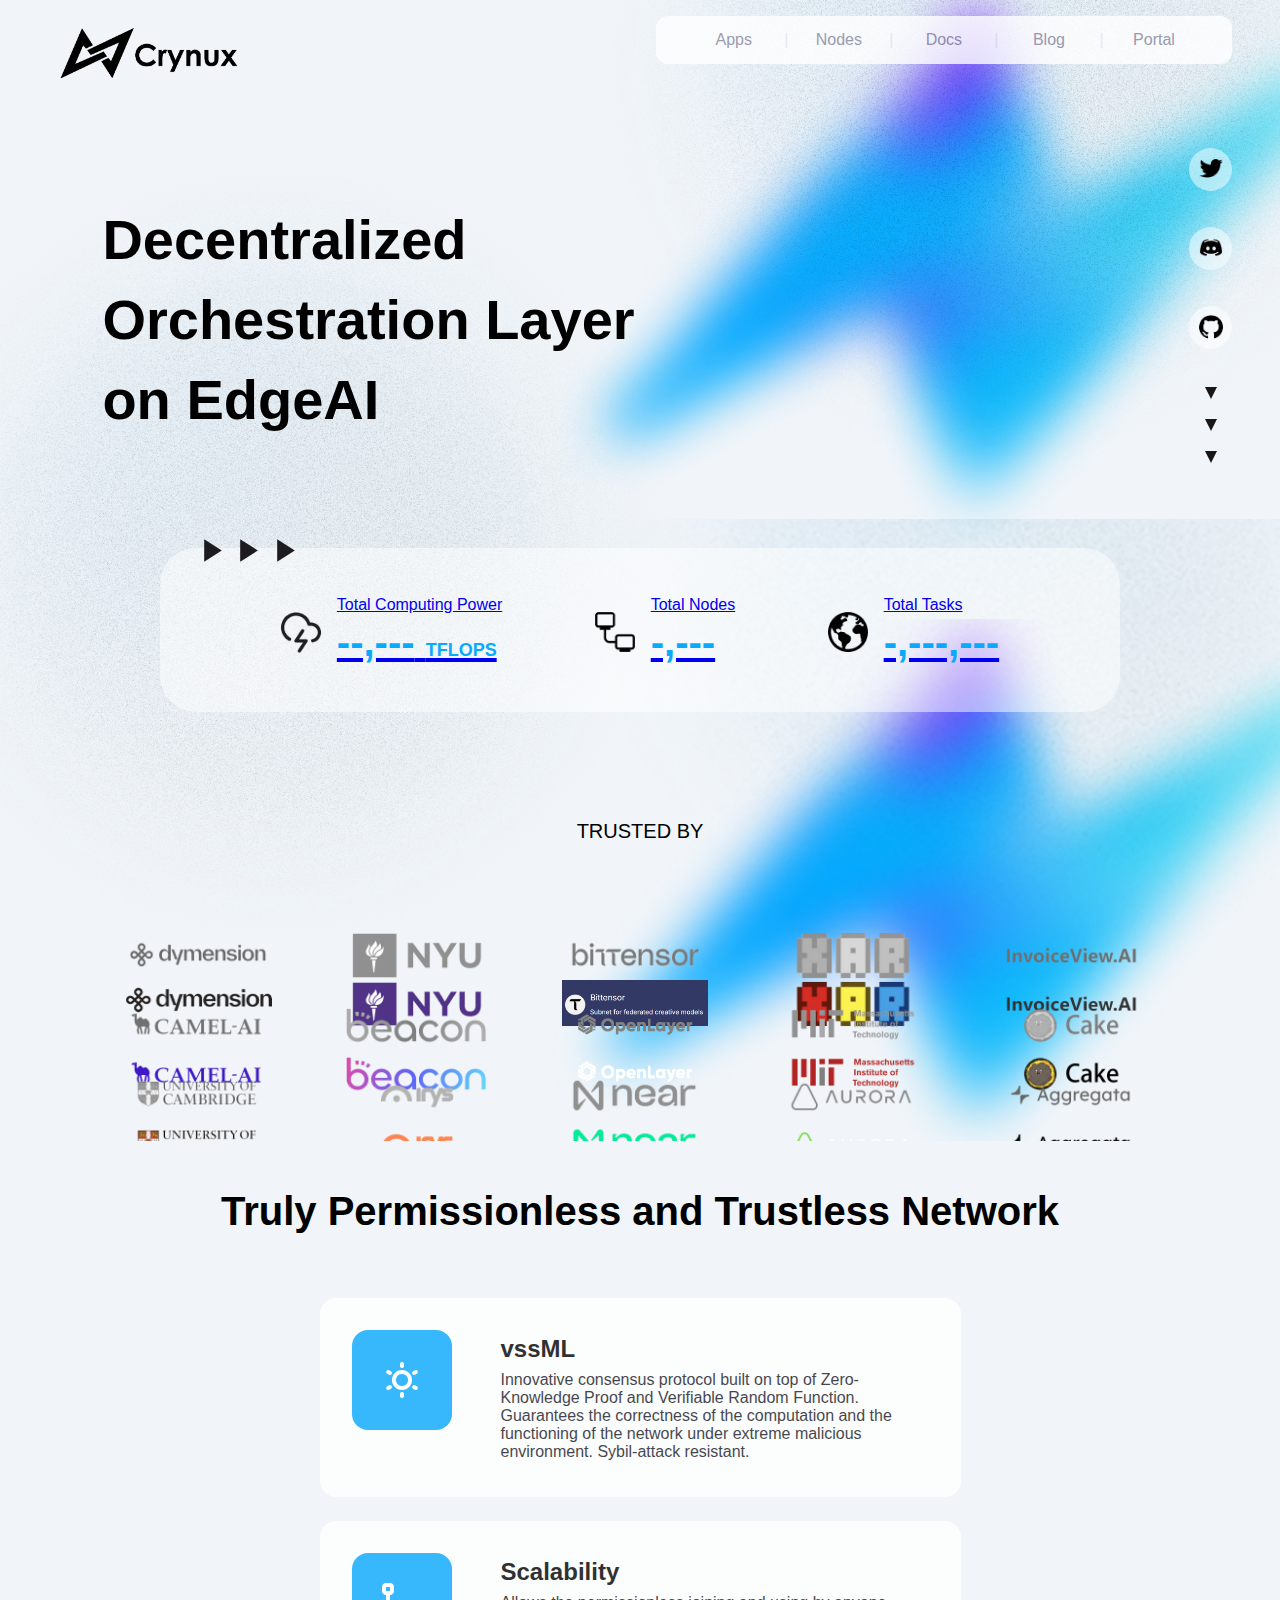
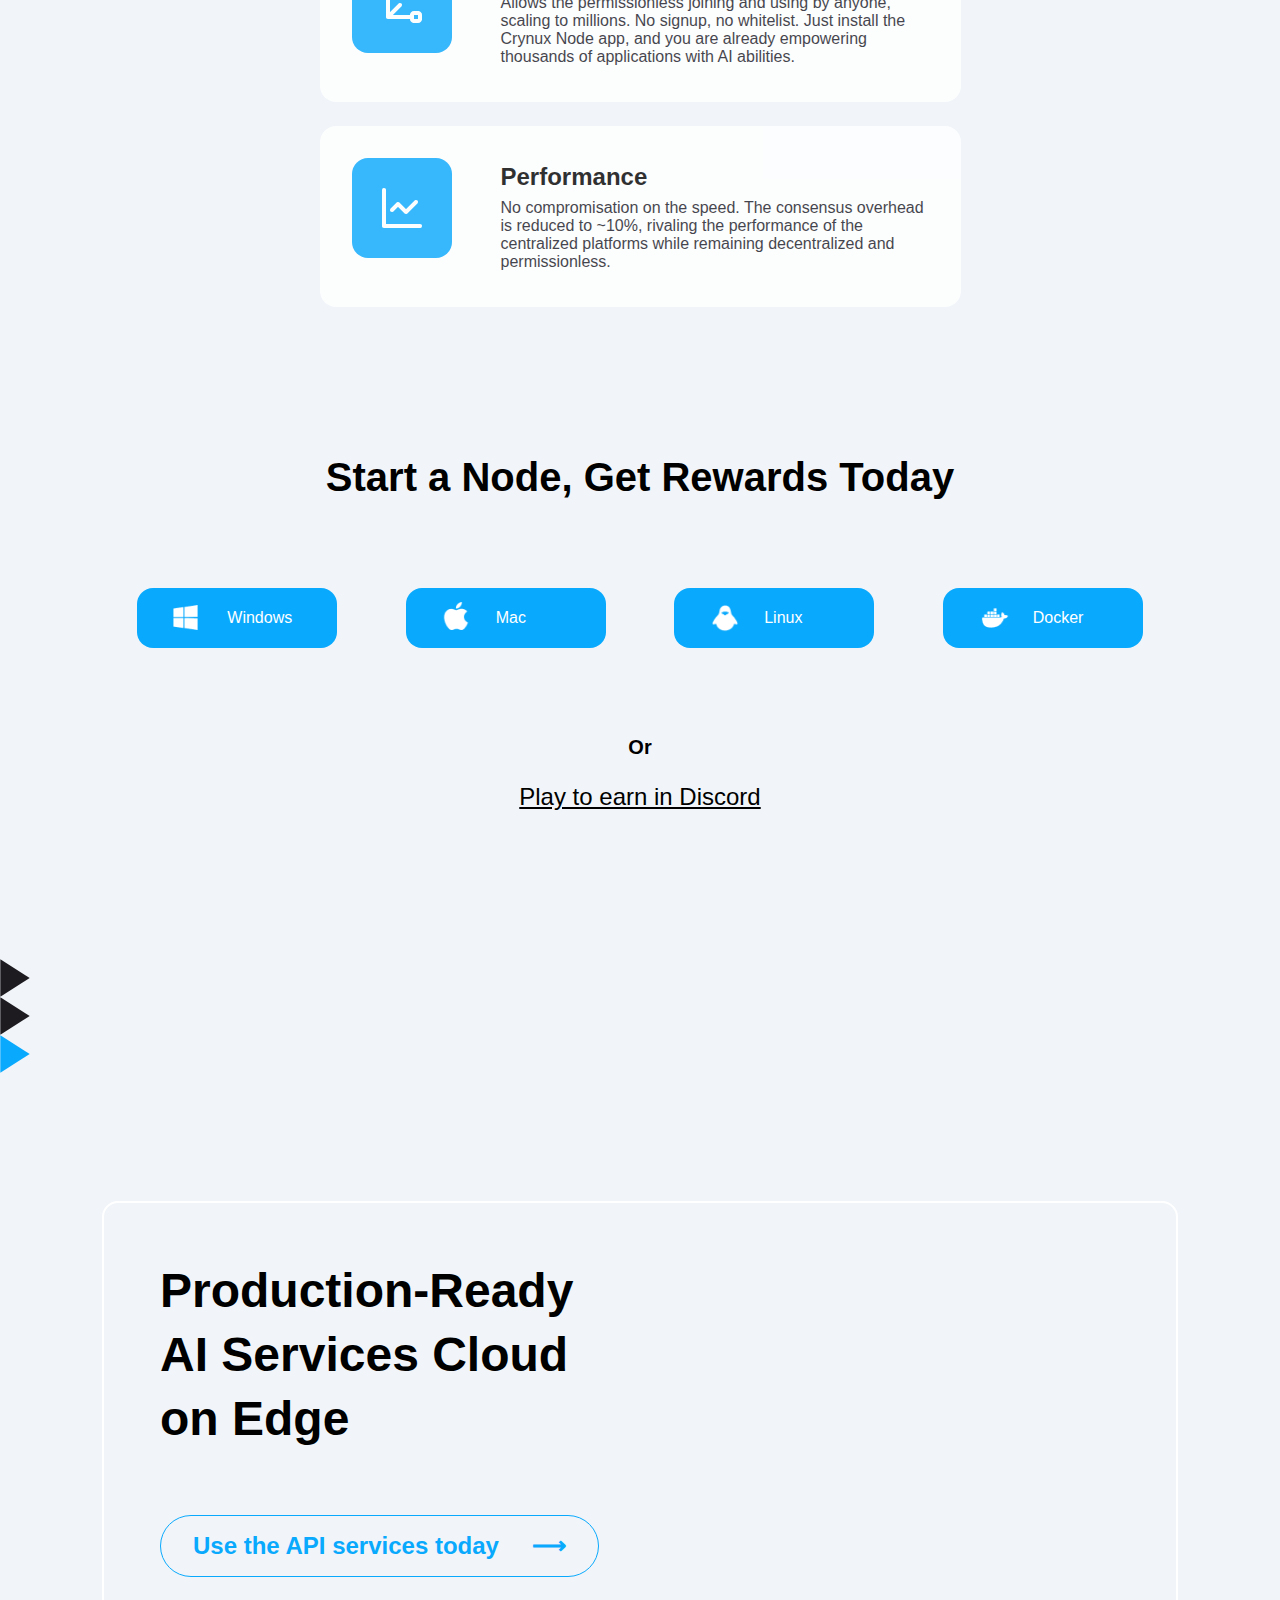
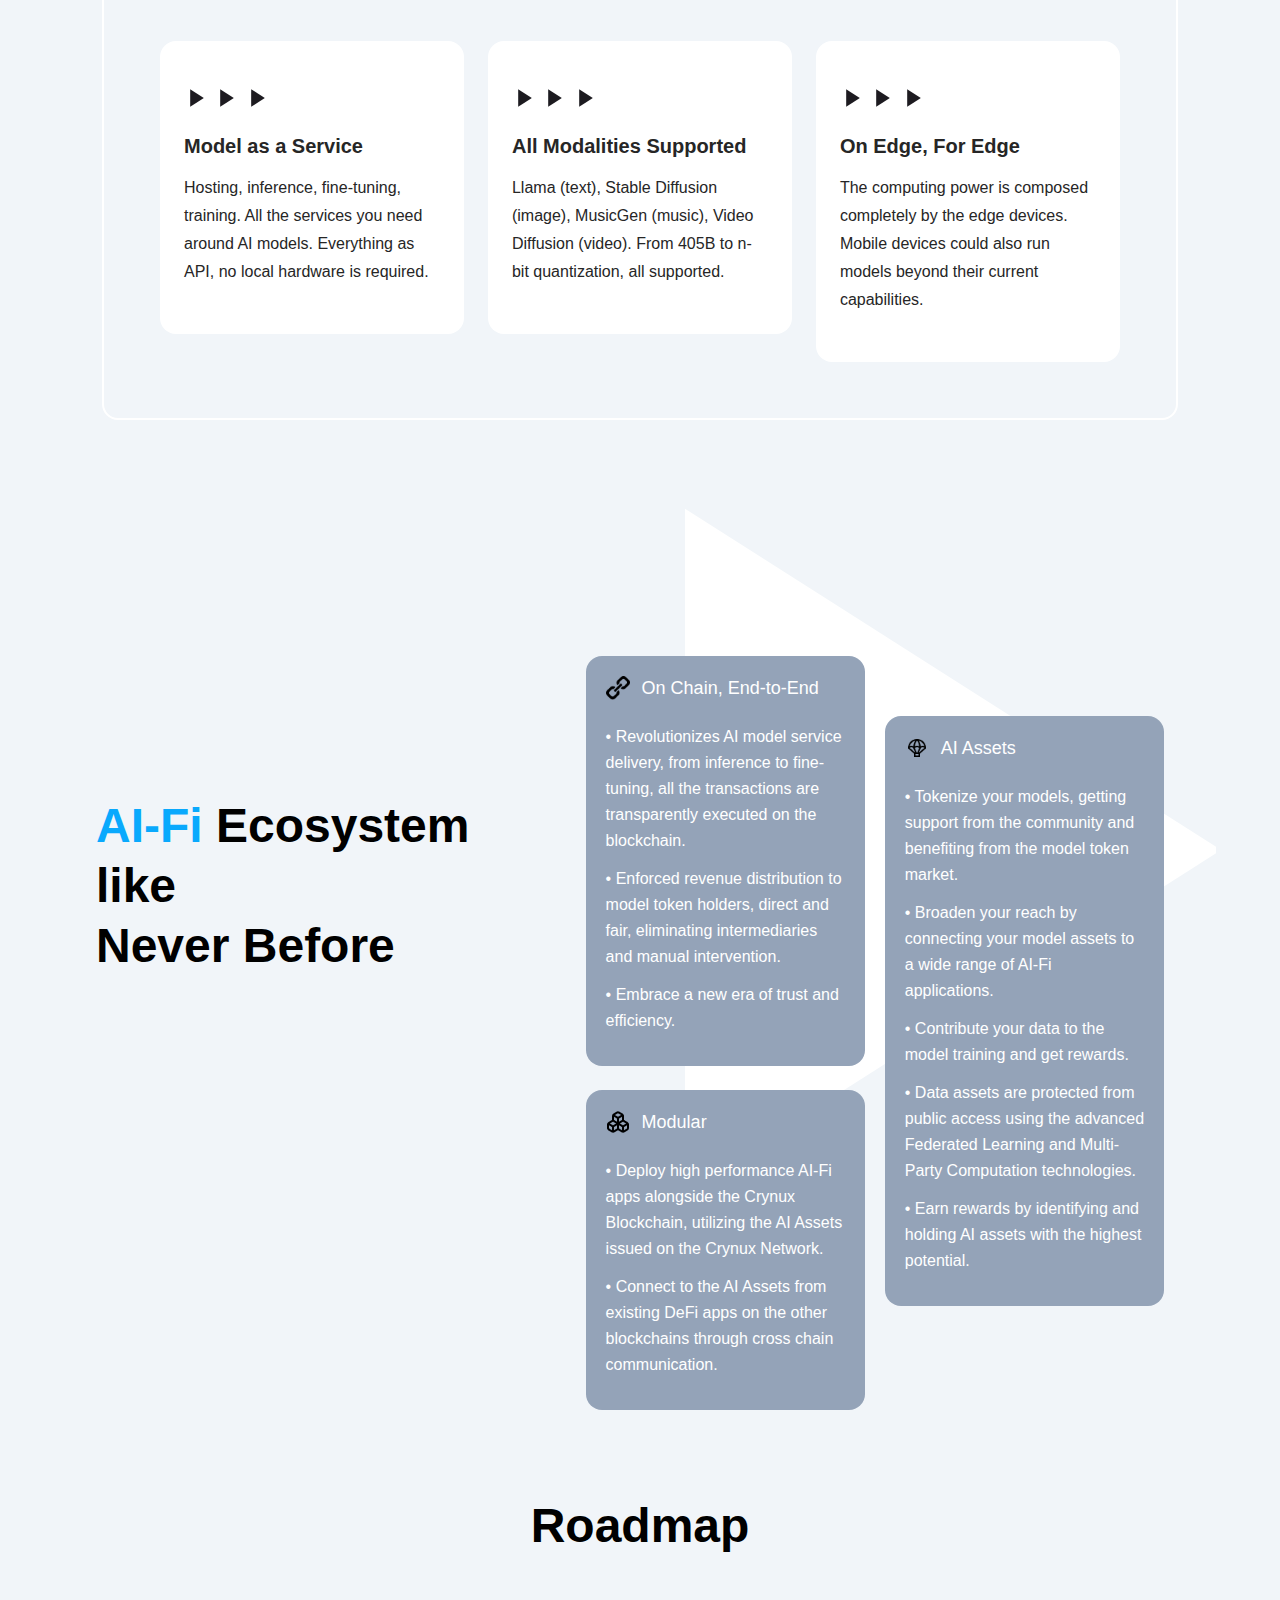
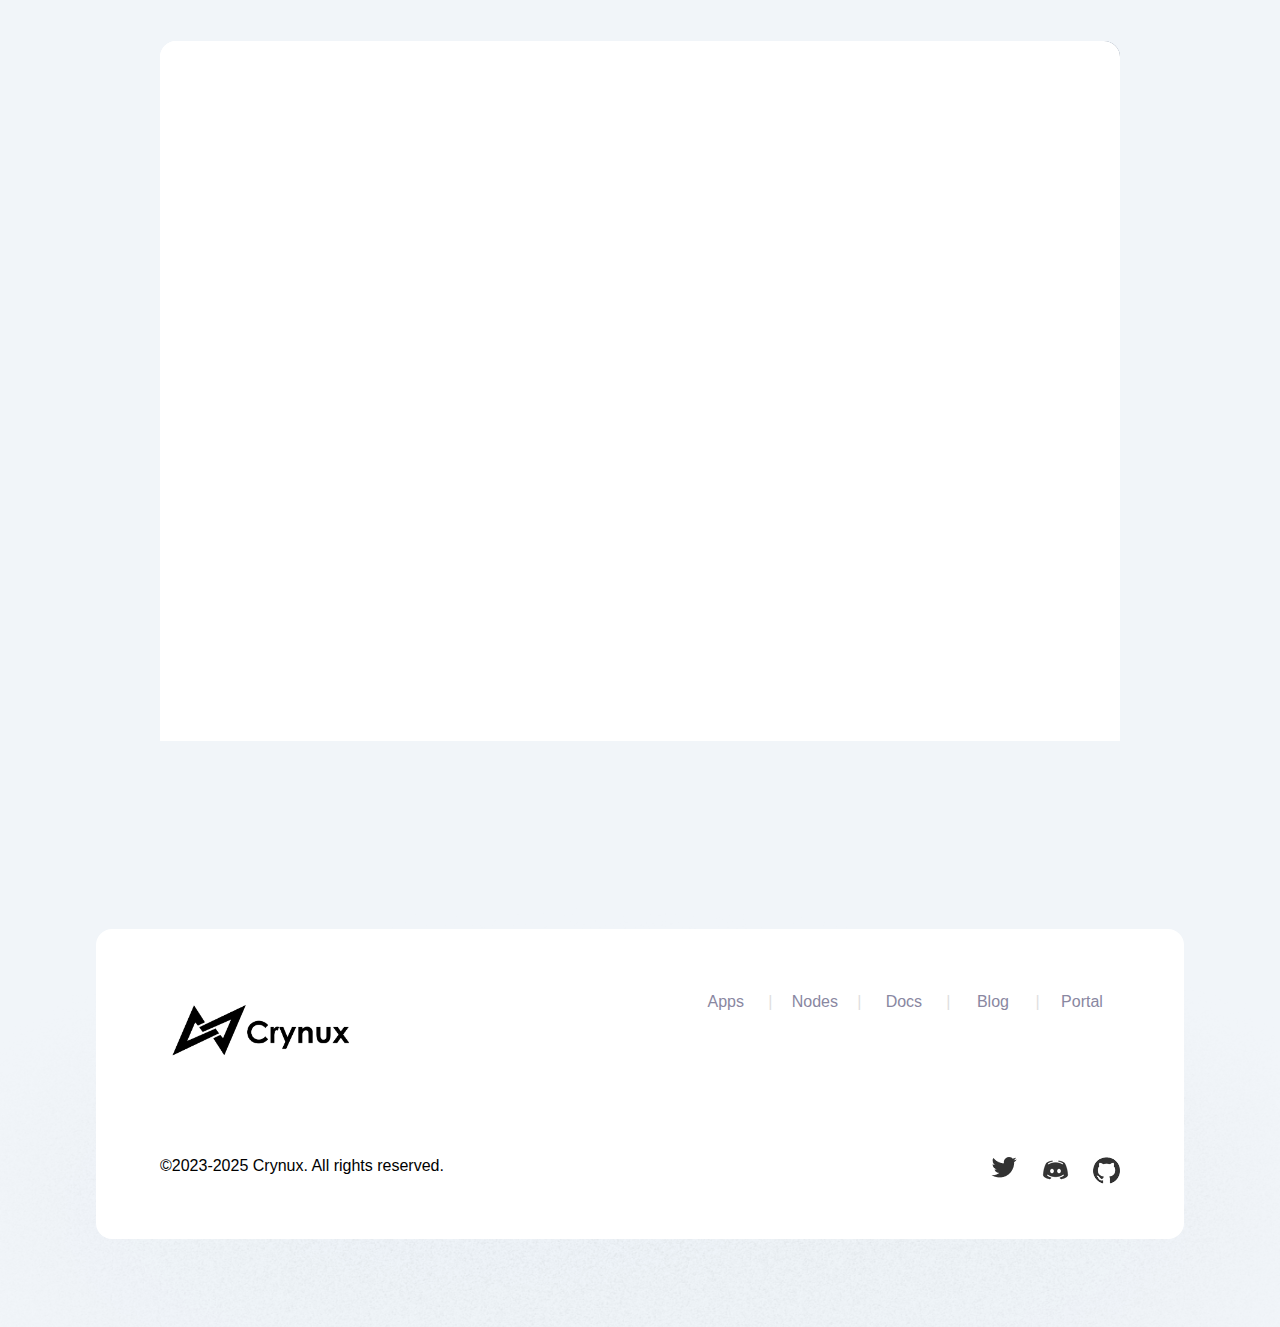
<file: index.html>
<!DOCTYPE html>
<html lang="en">
<head>
    <meta charset="UTF-8">
    <meta http-equiv="X-UA-Compatible" content="IE=edge">
    <meta name="viewport" content="width=device-width,initial-scale=1">
    <title>Crynux - Decentralized Orchestration Layer on EdgeAI</title>
    <link rel="icon" href="favicon.ico">
    <link rel="stylesheet" href="css/helium.css?t=1324522345">
    <link rel="stylesheet" href="css/responsive.css?t=1324522345">
    <link rel="stylesheet" href="css/mobile.css?t=1324522345">
</head>
<body>
<div class="banner">
    <div class="bg">
        <div class="logo">
            <img class="desktop" src="img/banner-bg-logo.png"/>
            <img class="mobile" src="img/banner-bg-logo-mobile.png"/>
        </div>
        <div class="gradient-top">
            <img class="desktop" src="img/banner-gradient-top.png"/>
            <img class="mobile" src="img/banner-gradient-top-mobile.png"/>
        </div>
        <div class="gradient-left">
            <img src="img/banner-gradient-left.png"/>
        </div>
    </div>
    <div class="navbar">
        <div class="logo">
            <img src="img/logo-full-black.png" width="200" />
        </div>
        <div class="nav-items">
            <a class="nav-item" target="_blank" href="https://docs.crynux.io/application-development/how-to-run-llm-using-crynux-network">Apps</a>
            <span class="divider">|</span>
            <a class="nav-item" target="_blank" href="https://docs.crynux.io/node-hosting/start-a-node">Nodes</a>
            <span class="divider">|</span>
            <a class="nav-item" target="_blank" href="https://docs.crynux.io">Docs</a>
            <span class="divider">|</span>
            <a class="nav-item" target="_blank" href="https://blog.crynux.io">Blog</a>
            <span class="divider">|</span>
            <a class="nav-item" target="_blank" href="https://portal.crynux.io">Portal</a>
        </div>
    </div>
    <div class="sidebar">
        <a class="sidebar-item" href="https://x.com/crynuxio" target="_blank">
            <div class="bg"></div>
            <div class="icon">
                <img src="img/sidebar-icon-twitter.png" alt="Twitter"/>
            </div>
        </a>
        <a class="sidebar-item" href="https://discord.gg/Ug2AHUbrrm" target="_blank">
            <div class="bg"></div>
            <div class="icon">
                <img src="img/sidebar-icon-discord.png" alt="Discord" style="top: 3px;"/>
            </div>
        </a>
        <a class="sidebar-item" href="https://github.com/crynux-network" target="_blank">
            <div class="bg"></div>
            <div class="icon">
                <img src="img/sidebar-icon-github.png" alt="GitHub" style="top: 3px;"/>
            </div>
        </a>
        <div class="sidebar-arrow">
            <img src="img/arrow-down-black.svg" />
        </div>
        <div class="sidebar-arrow">
            <img src="img/arrow-down-black.svg" />
        </div>
        <div class="sidebar-arrow">
            <img src="img/arrow-down-black.svg" />
        </div>
    </div>
    <div class="slogan">
        <div class="line">Decentralized</div>
        <div class="line">Orchestration Layer</div>
        <div class="line">on <span class="edge-ai">EdgeAI</span></div>
    </div>
    <div class="network-stats">
        <div class="bg"></div>
        <div class="arrows">
            <img src="img/arrow-right-black.svg" />
            <img src="img/arrow-right-black.svg" />
            <img src="img/arrow-right-black.svg" />
        </div>
        <div class="content">
            <a class="stats-item" href="https://netstats.crynux.io" target="_blank">
                <div class="stats-icon"><img src="img/icon-stats-computing.png" /></div>
                <div class="stats-title">Total Computing Power</div>
                <div class="stats-data"><span id="stats-tflops">--,---</span> <span class="unit" style="font-size: 18px">TFLOPS</span></div>
            </a>
            <a class="stats-item" href="https://netstats.crynux.io" target="_blank">
                <div class="stats-icon"><img src="img/icon-stats-node.png" /></div>
                <div class="stats-title">Total Nodes</div>
                <div class="stats-data" id="stats-nodes">-,---</div>
            </a>
            <a class="stats-item" href="https://netstats.crynux.io" target="_blank">
                <div class="stats-icon"><img src="img/icon-stats-task.png" /></div>
                <div class="stats-title">Total Tasks</div>
                <div class="stats-data" id="stats-tasks">-,---,---</div>
            </a>
        </div>
    </div>
    <div class="partners">
        <div class="title">TRUSTED BY</div>
        <div class="partner-scroller">
                <a class="partner" href="https://dymension.xyz" target="_blank" aria-label="Dymension">
                    <img class="gray" src="img/partners/dymension-gray.png" alt="Dymension" />
                    <img class="color" src="img/partners/dymension.png" alt="Dymension" />
                </a>
                <a class="partner" href="https://www.nyu.edu" target="_blank" aria-label="NYU">
                    <img class="gray" src="img/partners/nyu-gray.png" alt="NYU" />
                    <img class="color" src="img/partners/nyu.png" alt="NYU" />
                </a>
                <a class="partner" href="https://bittensor.com" target="_blank" aria-label="Bittensor">
                    <img class="gray" src="img/partners/bittensor-gray.png" alt="Bittensor" />
                    <img class="color" src="img/partners/bittensor.png" alt="Bittensor" />
                </a>
                <a class="partner" href="https://x.ar" target="_blank" aria-label="XAR">
                    <img class="gray" src="img/partners/xar-gray.png" alt="XAR" />
                    <img class="color" src="img/partners/xar.png" alt="XAR" />
                </a>
                <a class="partner" href="https://invoiceview.ai" target="_blank" aria-label="InvoiceView">
                    <img class="gray" src="img/partners/invoiceview-ai-gray.png" alt="InvoiceView" />
                    <img class="color" src="img/partners/invoiceview-ai.png" alt="InvoiceView" />
                </a>
                <a class="partner" href="https://www.camel-ai.org" target="_blank" aria-label="CamelAI">
                    <img class="gray" src="img/partners/camel-ai-gray.png" alt="CamelAI" />
                    <img class="color" src="img/partners/camel-ai.png" alt="CamelAI" />
                </a>
                <a class="partner" href="https://www.0xbeacon.com" target="_blank" aria-label="Beacon">
                    <img class="gray" src="img/partners/beacon-gray.png" alt="Beacon" />
                    <img class="color" src="img/partners/beacon.png" alt="Beacon" />
                </a>
                <a class="partner" href="https://openlayer.tech" target="_blank" aria-label="OpenLayer">
                    <img class="gray" src="img/partners/openlayer-gray.png" alt="OpenLayer" />
                    <img class="color" src="img/partners/openlayer.png" alt="OpenLayer" />
                </a>
                <a class="partner" href="https://www.mit.edu" target="_blank" aria-label="MIT">
                    <img class="gray" src="img/partners/mit-gray.png" alt="MIT" />
                    <img class="color" src="img/partners/mit.png" alt="MIT" />
                </a>
                <a class="partner" href="https://github.com/evilsocket/cake" target="_blank" aria-label="Cake">
                    <img class="gray" src="img/partners/cake-gray.png" alt="Cake" />
                    <img class="color" src="img/partners/cake.png" alt="Cake" />
                </a>

                <a class="partner" href="https://www.cam.ac.uk" target="_blank" aria-label="Cambridge">
                    <img class="gray" src="img/partners/cam-gray.png" alt="Cambridge" />
                    <img class="color" src="img/partners/cam.png" alt="Cambridge" />
                </a>
                <a class="partner" href="https://irys.xyz/" target="_blank" aria-label="Irys">
                    <img class="gray" src="img/partners/irys-gray.png" alt="Irys" />
                    <img class="color" src="img/partners/irys.png" alt="Irys" />
                </a>
                <a class="partner" href="https://near.org" target="_blank" aria-label="Near">
                    <img class="gray" src="img/partners/near-gray.png" alt="Near" />
                    <img class="color" src="img/partners/near.png" alt="Near" />
                </a>
                <a class="partner" href="https://aurora.dev" target="_blank" aria-label="Aurora">
                    <img class="gray" src="img/partners/aurora-gray.png" alt="Aurora" />
                    <img class="color" src="img/partners/aurora.png" alt="Aurora" />
                </a>
                <a class="partner" href="https://aggregata.xyz" target="_blank" aria-label="Aggregata">
                    <img class="gray" src="img/partners/aggregata-gray.png" alt="Aggregata" />
                    <img class="color" src="img/partners/aggregata.png" alt="Aggregata" />
                </a>
        </div>
    </div>
</div>
<div class="features">
    <div class="feature permissionless">
        <div class="title">Truly Permissionless and Trustless Network</div>
        <div class="items">
            <div class="item">
                <div class="icon">
                    <img src="img/pm-vssml.png" alt="vssML"/>
                </div>
                <div class="title">vssML</div>
                <div class="description">Innovative consensus protocol built on top of Zero-Knowledge Proof and Verifiable Random Function. Guarantees the correctness of the computation and the functioning of the network under extreme malicious environment. Sybil-attack resistant.
                </div>
            </div>
            <div class="item">
                <div class="icon">
                    <img src="img/pm-scale.png" alt="vssML"/>
                </div>
                <div class="title">Scalability</div>
                <div class="description">Allows the permissionless joining and using by anyone, scaling to millions. No signup, no whitelist. Just install the Crynux Node app, and you are already empowering thousands of applications with AI abilities.</div>
            </div>
            <div class="item">
                <div class="icon">
                    <img src="img/pm-performance.png" alt="vssML"/>
                </div>
                <div class="title">Performance</div>
                <div class="description">No compromisation on the speed. The consensus overhead is reduced to ~10%, rivaling the performance of the centralized platforms while remaining decentralized and permissionless.</div>
            </div>
        </div>
    </div>
    <div class="feature start-a-node">
        <div class="title">Start a Node, Get Rewards Today</div>
        <div class="buttons">
            <a class="node-btn" href="https://docs.crynux.io/node-hosting/start-a-node/start-a-node-windows" target="_blank">
                <img src="img/node-btn-windows.png" alt="Start a node on Windows" style="width: 25px; height: 25px; top: 17px" />
                <span class="text">Windows</span>
            </a>
            <a class="node-btn" href="https://docs.crynux.io/node-hosting/start-a-node/start-a-node-mac" target="_blank">
                <img src="img/node-btn-mac.png" alt="Start a node on Mac" style="width: 28px; height: 28px;" />
                <span class="text">Mac</span>
            </a>
            <a class="node-btn" href="https://docs.crynux.io/node-hosting/start-a-node/start-a-node-linux" target="_blank">
                <img src="img/node-btn-linux.png" alt="Start a node on Linux" style="width: 30px; height: 30px; top: 15px" />
                <span class="text">Linux</span>
            </a>
            <a class="node-btn" href="https://docs.crynux.io/node-hosting/start-a-node/start-a-node-docker" target="_blank">
                <img src="img/node-btn-docker.png" alt="Start a node on Docker" />
                <span class="text">Docker</span>
            </a>
        </div>
        <div class="or">Or</div>
        <div class="play-to-earn">
            <a href="https://discord.gg/Ug2AHUbrrm" target="_blank">Play to earn in Discord</a></div>
    </div>
    <div class="feature model-service">
        <div class="bg-arrows">
            <img class="arrow" src="img/arrow-right-black.svg" />
            <img class="arrow" src="img/arrow-right-black.svg" />
            <img class="arrow" src="img/arrow-right-blue.svg" />
        </div>
        <div class="model-service-frame">
            <div class="title">
                <div class="line">Production-Ready</div>
                <div class="line">AI Services Cloud</div>
                <div class="line">on Edge</div>
            </div>
            <div class="button">
                <a href="https://docs.crynux.io/application-development/how-to-run-llm-using-crynux-network" target="_blank">Use the API services today &nbsp;&nbsp;&nbsp;&nbsp;⟶</a>
            </div>
            <div class="highlights">
                <div class="item-wrapper">
                    <div class="item left">
                        <div class="triangles">
                            <img src="img/arrow-right-black.svg" />
                            <img src="img/arrow-right-black.svg" />
                            <img src="img/arrow-right-black.svg" />
                        </div>
                        <div class="title">Model as a Service</div>
                        <div class="description">Hosting, inference, fine-tuning, training. All the services you need around AI models. Everything as API, no local hardware is required.</div>
                    </div>
                </div>
                <div class="item-wrapper">
                    <div class="item middle">
                        <div class="triangles">
                            <img src="img/arrow-right-black.svg" />
                            <img src="img/arrow-right-black.svg" />
                            <img src="img/arrow-right-black.svg" />
                        </div>
                        <div class="title">All Modalities Supported</div>
                        <div class="description">Llama (text), Stable Diffusion (image), MusicGen (music), Video Diffusion (video). From 405B to n-bit quantization, all supported.</div>
                    </div>
                </div>
                <div class="item-wrapper">
                    <div class="item right">
                        <div class="triangles">
                            <img src="img/arrow-right-black.svg" />
                            <img src="img/arrow-right-black.svg" />
                            <img src="img/arrow-right-black.svg" />
                        </div>
                        <div class="title">On Edge, For Edge</div>
                        <div class="description">The computing power is composed completely by the edge devices. Mobile devices could also run models beyond their current capabilities.</div>
                    </div>
                </div>
            </div>
        </div>
    </div>
    <div class="feature defi">
        <div class="bg">
            <img src="img/bg-triangle-white.svg" />
        </div>
        <div class="content">
            <div class="title">
                <div class="line"><span style="color:#09A9FD">AI-Fi</span> Ecosystem</div>
                <div class="line">like</div>
                <div class="line">Never Before</div>
            </div>
            <div class="highlights">
                <div class="column">
                    <div class="item">
                        <div class="title">
                            <img src="img/defi-chain.png" alt="Onchain"/>
                            <div class="text">On Chain, End-to-End</div>
                        </div>
                        <div class="description">
                            <div class="line">
                                • Revolutionizes AI model service delivery, from inference to fine-tuning, all the transactions are transparently executed on the blockchain.
                            </div>
                            <div class="line">
                                • Enforced revenue distribution to model token holders, direct and fair, eliminating intermediaries and manual intervention.
                            </div>
                            <div class="line">
                                • Embrace a new era of trust and efficiency.
                            </div>
                        </div>
                    </div>
                    <div class="item">
                        <div class="title">
                            <img src="img/defi-modular.png" alt="Onchain"/>
                            <div class="text">Modular</div>
                        </div>
                        <div class="description">
                            <div class="line">• Deploy high performance AI-Fi apps alongside the Crynux Blockchain, utilizing the AI Assets issued on the Crynux Network.</div>
                            <div class="line">• Connect to the AI Assets from existing DeFi apps on the other blockchains through cross chain communication.</div>
                        </div>
                    </div>
                </div>
                <div class="column">
                    <div class="item">
                        <div class="title">
                            <img src="img/defi-assets.png" alt="Onchain"/>
                            <div class="text">AI Assets</div>
                        </div>
                        <div class="description">
                            <div class="line">• Tokenize your models, getting support from the community and benefiting from the model token market.</div>
                            <div class="line">• Broaden your reach by connecting your model assets to a wide range of AI-Fi applications.</div>
                            <div class="line">• Contribute your data to the model training and get rewards.</div>
                            <div class="line">• Data assets are protected from public access using the advanced Federated Learning and Multi-Party Computation technologies.</div>
                            <div class="line">• Earn rewards by identifying and holding AI assets with the highest potential. </div>
                        </div>
                    </div>
                </div>
            </div>
        </div>
    </div>
</div>
<div class="footer-bg-wrapper">
    <div class="bg">
        <img src="img/footer-bg.png" />
    </div>
    <div class="roadmap">
        <div class="content">
            <div class="title">Roadmap</div>
            <div class="roads">
                <div class="road-left">
                    <div class="milestone hydrogen">
                        <div class="arrow">→</div>
                        <div class="title">Hydrogen Network (Released)</div>
                        <div class="description">
                            <div class="line">✓ Consensus Protocol</div>
                            <div class="line">✓ On-Chain Orchestration</div>
                            <div class="line">✓ Stable Diffusion</div>
                        </div>
                    </div>
                    <div class="milestone lithium">
                        <div class="arrow">↓</div>
                        <div class="title">Lithium Network</div>
                        <div class="description">
                            <div class="line">✓ Verifiable Secret Sampling</div>
                            <div class="line">✓ Model Fine-tuning / Training</div>
                            <div class="line">✓ Multi-Chain Architecture</div>
                            <div class="line">• The First Mainnet</div>
                        </div>
                    </div>
                </div>
                <div class="road-axis">
                    <div class="timeline"></div>
                    <div class="timestop hydrogen">
                        <div class="stop"></div>
                        <div class="line"></div>
                    </div>
                    <div class="timestop helium">
                        <div class="stop"></div>
                        <div class="line"></div>
                    </div>
                    <div class="timestop lithium">
                        <div class="stop"></div>
                        <div class="line"></div>
                    </div>
                    <div class="timestop beryllium">
                        <div class="stop"></div>
                        <div class="line"></div>
                    </div>
                </div>
                <div class="road-right">
                    <div class="milestone helium">
                        <div class="arrow">→</div>
                        <div class="title">Helium Network (Current)</div>
                        <div class="description">
                            <div class="line">✓ Decentralized Edge Inference Engine</div>
                            <div class="line">✓ GPT/LLM Inference</div>
                            <div class="line">✓ Incentivized Testnet</div>
                        </div>
                    </div>
                    <div class="milestone beryllium">
                        <div class="arrow">↓</div>
                        <div class="title">Beryllium Network</div>
                        <div class="description">
                            <div class="line">• Decentralized AI Workflow</div>
                            <div class="line">• Model Tokenization</div>
                            <div class="line">• Multi-Modality Support</div>
                            <div class="line">• Decentralized Model Hosting</div>
                            <div class="line">• Cross-Chain Model Assets</div>
                        </div>
                    </div>
                </div>
                <div class="road-mobile">
                    <div class="milestone hydrogen">
                        <div class="arrow">→</div>
                        <div class="title">Hydrogen Network (Released)</div>
                        <div class="description">
                            <div class="line">✓ Consensus Protocol</div>
                            <div class="line">✓ On-Chain Orchestration</div>
                            <div class="line">✓ Stable Diffusion</div>
                        </div>
                    </div>
                    <div class="milestone helium">
                        <div class="arrow">→</div>
                        <div class="title">Helium Network (Current)</div>
                        <div class="description">
                            <div class="line">✓ Decentralized Edge Inference Engine</div>
                            <div class="line">✓ GPT/LLM Inference</div>
                            <div class="line">✓ Incentivized Testnet</div>
                        </div>
                    </div>
                    <div class="milestone lithium">
                        <div class="arrow">↓</div>
                        <div class="title">Lithium Network</div>
                        <div class="description">
                            <div class="line">✓ Verifiable Secret Sampling</div>
                            <div class="line">✓ Model Fine-tuning / Training</div>
                            <div class="line">✓ Multi-Chain Architecture</div>
                            <div class="line">• The First Mainnet</div>
                        </div>
                    </div>
                    <div class="milestone beryllium">
                        <div class="arrow">↓</div>
                        <div class="title">Beryllium Network</div>
                        <div class="description">
                            <div class="line">• Decentralized AI Workflow</div>
                            <div class="line">• Model Tokenization</div>
                            <div class="line">• Multi-Modality Support</div>
                            <div class="line">• Decentralized Model Hosting</div>
                            <div class="line">• Cross-Chain Model Assets</div>
                        </div>
                    </div>
                </div>
            </div>
        </div>
    </div>
    <div class="footer">
        <div class="content">
            <div class="row">
                <div class="logo">
                    <img src="img/logo-full-black.png" alt="Crynux Logo"/>
                </div>
                <div class="link-items">
                    <a class="link-item" target="_blank" href="https://docs.crynux.io/application-development/how-to-run-llm-using-crynux-network">Apps</a>
                    <span class="divider">|</span>
                    <a class="link-item" target="_blank" href="https://docs.crynux.io/node-hosting/start-a-node">Nodes</a>
                    <span class="divider">|</span>
                    <a class="link-item" target="_blank" href="https://docs.crynux.io">Docs</a>
                    <span class="divider">|</span>
                    <a class="link-item" target="_blank" href="https://blog.crynux.io">Blog</a>
                    <span class="divider">|</span>
                    <a class="link-item" target="_blank" href="https://portal.crynux.io">Portal</a>
                </div>
            </div>
            <div class="row">
                <div class="copyright">&copy;2023-2025 Crynux. All rights reserved.</div>
                <div class="social-links">
                    <a class="social-link" href="https://github.com/crynux-network" target="_blank">
                        <img src="img/sidebar-icon-github.png" alt="GitHub"/>
                    </a>
                    <a class="social-link" href="https://discord.gg/Ug2AHUbrrm" target="_blank">
                        <img src="img/sidebar-icon-discord.png" alt="Discord"/>
                    </a>
                    <a class="social-link" href="https://x.com/crynuxio" target="_blank">
                        <img src="img/sidebar-icon-twitter.png" alt="Twitter" style="top:4px;"/>
                    </a>
                </div>
            </div>
        </div>
    </div>
</div>
<script type="text/javascript">
    function formatNumber(num) {
        return num.toString().replace(/\B(?=(\d{3})+(?!\d))/g, ",");
    }

    let CRYNUX_RELAY_API = "https://relay.crynux.io";
    window.onload = async function() {
        const networkResp = await fetch(CRYNUX_RELAY_API + '/v1/network', {
            method: 'GET',
            headers: {},
        });
        const networkData = await networkResp.json();
        const tflops = Math.floor(networkData.data.tflops);
        document.getElementById("stats-tflops").innerHTML = formatNumber(tflops);

        const nodeResp = await fetch(CRYNUX_RELAY_API + '/v1/network/nodes/number', {
            method: 'GET',
            headers: {},
        });
        const nodeData = await nodeResp.json();
        document.getElementById("stats-nodes").innerHTML = formatNumber(nodeData.data.all_nodes);

        const taskResp = await fetch(CRYNUX_RELAY_API + '/v1/network/tasks/number', {
            method: 'GET',
            headers: {},
        });
        const taskData = await taskResp.json();
        document.getElementById("stats-tasks").innerHTML = formatNumber(taskData.data.total_tasks);
    }
</script>
</body>
</html>
</file>
<file: css/helium.css>
html, body {
    position: relative;
    display: block;
    margin: 0;
    padding: 0;
    width: 100%;
    font-family: "Segoe UI",SegoeUI,"Helvetica Neue",Helvetica,Arial,sans-serif;
    background-color: #F1F5F9;
}
img {
    display: block;
    border: 0;
}
.banner {
    position: relative;
    width: 100%;

    overflow: hidden;
}
.banner .bg {
    position: absolute;
    top: 0;
    right: 0;
    left: 0;
    bottom: 0;
    overflow: hidden;
}

.banner .bg .gradient-top {
    position: absolute;
    width: 57%;
    right: 0;
    top: 0;
}
.banner .bg .gradient-top img {
    top: -50%;
}

.banner .bg .gradient-left {
    position: absolute;
    width: 57%;
    left: 0;
    top: 100px;
}

.banner .bg .gradient-left img,
.banner .bg .gradient-top img {
    width: 100%;
    opacity: 0.2;
}
.banner .bg .logo {
    position: absolute;
    width: 63%;
    top: 0;
    left: 40%;
}
.banner .bg .logo img {
    width: 100%;
}
.banner .navbar {
    position: relative;
    height: 100px;
}
.banner .navbar .logo {
    position: relative;
    top: 16px;
    left: 48px;
}

.banner .navbar .nav-items {
    position: absolute;
    top: 16px;
    right: 48px;
    background: white;
    opacity: 0.8;
    border-radius: 12px;
    padding: 16px 32px;
    font-size: 16px;
    line-height: 16px;
}
.banner .navbar .nav-items .nav-item {
    display: inline-block;
    margin: 0 16px;
    text-decoration: none;
    color: #8987A1;
    width: 60px;
    height: 16px;
    text-align: center;
}

.banner .navbar .nav-items .divider {
    display: inline-block;
    color: #e9e7f1;
}

.banner .navbar .nav-items .nav-item:hover {
    color: black;
}

.banner .sidebar {
    position: absolute;
    width: 43px;
    right: 48px;
    top: 148px;
}

.banner .sidebar .sidebar-item {
    position: relative;
    display: block;
    margin-bottom: 36px;
    width: 43px;
    height: 43px;
    text-align: center;
    border-radius: 22px;
}

.banner .sidebar .sidebar-item .bg {
    position: absolute;
    left: 0;
    top: 0;
    right: 0;
    bottom: 0;
    background-color: white;
    border-radius: 22px;
    opacity: 0.5;
    z-index: 1;
}

.banner .sidebar .sidebar-item:hover .bg {
    opacity: 0.7;
}

.banner .sidebar .sidebar-item .icon {
    position: absolute;
    left: 0;
    top: 0;
    right: 0;
    bottom: 0;
    z-index: 2;
    line-height: 50px;
}

.banner .sidebar .sidebar-item img {
    display: inline-block;
    position: relative;
    width: 24px;
}

.banner .sidebar .sidebar-arrow {
    position: relative;
    text-align: center;
    margin-top: 14px;
}

.banner .sidebar .sidebar-arrow img {
    display: inline-block;
}

.banner .slogan {
    position: relative;
    width: 60%;
    margin-top: 140px;
    margin-left: 8%;
    font-size: 90px;
    font-weight: 700;
    line-height: 130px;
    text-align: left;
}

.banner .network-stats {
    position: relative;
    margin: 240px auto;
    width: 75%;
    text-align: center;
    padding-top: 68px;
    padding-bottom: 56px;
}

.banner .network-stats .bg {
    position: absolute;
    width: 100%;
    height: 100%;
    top: 0;
    left: 0;
    background: white;
    border-radius: 36px;
    opacity: 0.5;
    z-index: 1;
}

.banner .network-stats .arrows {
    position: absolute;
    z-index: 2;
    top: -9px;
    left: 44px;
}

.banner .network-stats .arrows img {
    display: inline-block;
    width: 18px;
    margin-right: 14px;
}

.banner .network-stats .stats-item {
    position: relative;
    display: inline-block;
    margin-left: 128px;
    height: 80px;
    z-index: 3;
}

.banner .network-stats .stats-item:first-child {
    margin-left: 0;
}

.banner .network-stats .stats-item .stats-icon {
    position: absolute;
    width: 40px;
    height: 40px;
    top: 16px;
}
.banner .network-stats .stats-item .stats-icon img {
    width: 100%;
}

.banner .network-stats .stats-item .stats-title {
    margin-left: 56px;
    font-size: 16px;
    font-weight: 500;
    text-align: left;
}

.banner .network-stats .stats-item .stats-data {
    margin-left: 56px;
    margin-top: 16px;
    color: #09A9FD;
    font-size: 40px;
    font-weight: 700;
    line-height: 24px;
    text-align: left;
}

.banner .partners {
    position: relative;
    text-align: center;
    font-size: 20px;
    font-weight: 500;
}
.banner .partners .partner-scroller {
    position: relative;
    width: 1360px;
    margin: 88px auto;
}

.banner .partners .partner-scroller .row {
    margin-top: 40px;
    height: 100px;
}

.banner .partners .partner-scroller .partner {
    position: relative;
    float: left;
    margin: 0 36px;
    width: 200px;
    height: 70px;
}
.banner .partners .partner-scroller .partner img {
    width: 100%;
}
.features {
    position: relative;
}
.feature.permissionless {
    text-align: center;
    margin-top: 128px;
}
.feature.permissionless > .title {
    font-size: 40px;
    font-weight: 700;
}

.feature.permissionless .items {
    position: relative;
    width: 50%;
    left: 25%;
    margin-top: 64px;
}

.feature.permissionless .items .item {
    position: relative;
    width: 100%;
    background-color: white;
    opacity: 0.8;
    margin-top: 24px;
    border-radius: 16px;
    padding: 0.5px;
}

.feature.permissionless .items .item .icon {
    position: absolute;
    width: 100px;
    height: 100px;
    left: 32px;
    top: 32px;
    background-color: #09A9FD;
    border-radius: 16px;
}

.feature.permissionless .items .item .icon img {
    position: absolute;
    display: block;
    width: 48px;
    height: 48px;
    left: 26px;
    top: 26px;
}

.feature.permissionless .items .item .title {
    position: relative;
    text-align: left;
    margin-left: 180px;
    margin-top: 36px;
    font-size: 24px;
    font-weight: 700;
}

.feature.permissionless .items .item .description {
    position: relative;
    text-align: left;
    margin-left: 180px;
    margin-top: 8px;
    margin-bottom: 36px;
    padding-right: 32px;
    color: #191825;
}

.feature.start-a-node {
    margin-top: 208px;
    text-align: center;
}
.feature.start-a-node > .title {
    font-size: 40px;
    font-weight: 700;
}
.feature.start-a-node .buttons {
    margin-top: 88px;
}
.feature.start-a-node .buttons .node-btn {
    position: relative;
    display: inline-block;
    background-color: #09A9FD;
    border-radius: 16px;
    width: 200px;
    height: 60px;
    line-height: 60px;
    margin: 0 64px;
    text-decoration: none;
    color: white;
    text-align: left;
}
.feature.start-a-node .buttons .node-btn:hover {
    background-color: #29C9FF;
}
.feature.start-a-node .buttons .node-btn img {
    display: block;
    position: absolute;
    left: 36px;
    top: 14px;
    width: 32px;
    height: 32px;
}

.feature.start-a-node .buttons .node-btn .text {
    margin-left: 90px;
    font-size: 16px;
}

.feature.start-a-node .or {
    font-size: 20px;
    font-weight: 700;
    margin-top: 88px;
}

.feature.start-a-node .play-to-earn {
    margin-top: 24px;
    font-size: 24px;
}

.feature.start-a-node .play-to-earn a {
    text-decoration: underline;
    color: black;
}

.feature.model-service {
    position: relative;
    margin-top: 168px;
}

.feature.model-service .model-service-frame {
    position: relative;
    width: 75%;
    margin: 0 auto;
    margin-top: 128px;
    border: 2px solid white;
    border-radius: 16px;
    padding: 56px;
}

.feature.model-service .model-service-frame > .title {
    font-size: 64px;
    line-height: 84px;
    font-weight: 700;
}

.feature.model-service .model-service-frame .button {
    position: relative;
}
.feature.model-service .model-service-frame .button a {
    display: inline-block;
    text-decoration: none;
    border: 1px solid #09A9FD;
    color: #09A9FD;
    font-size: 24px;
    font-weight: 700;
    padding: 16px 32px;
    border-radius: 36px;
    margin-top: 64px;
}
.feature.model-service .model-service-frame .button a:hover {
    color: #29C9FD;
}

.feature.model-service .model-service-frame .highlights {
    position: relative;
    overflow: auto;
    margin-top: 64px;
}

.feature.model-service .model-service-frame .highlights .item-wrapper {
    position: relative;
    width: 33.33%;
    float: left;
}

.feature.model-service .model-service-frame .highlights .item-wrapper .item {
    position: relative;
    width: 80%;
    background-color: white;
    padding: 56px 32px;
    border-radius: 16px;
}
.feature.model-service .model-service-frame .highlights .item-wrapper .item .triangles img {
    display: inline-block;
    width: 14px;
    margin: 0 12px;
}

.feature.model-service .model-service-frame .highlights .item-wrapper .item.middle {
    margin:0 auto;
}

.feature.model-service .model-service-frame .highlights .item-wrapper .item.right {
    float: right;
}

.feature.model-service .model-service-frame .highlights .item-wrapper .item .title {
    font-size: 24px;
    font-weight: 700;
    color: #262626;
    margin-top: 24px;
}

.feature.model-service .model-service-frame .highlights .item-wrapper .item .description {
    font-size:  18px;
    margin-top: 16px;
    line-height: 28px;
    color: #262626;
}

.feature.defi {
    position: relative;
    margin-top: 168px;
}

.feature.defi .content {
    position: relative;
    width: 75%;
    margin: 0 auto;
    padding-top: 148px;
    overflow: auto;
}

.feature.defi .content > .title {
    position: relative;
    width: 45%;
    float: left;
    margin-top: 140px;
}


.feature.defi .content > .title .line {
    font-size: 64px;
    font-weight: 700;
    line-height: 77px;
}

.feature.defi .content .highlights {
    position: relative;
    width: 55%;
    float: left;
}

.feature.defi .bg {
    position: absolute;
    right: 15%;
    top: 0;
}

.feature.defi .content .highlights .column {
    position: relative;
    width: 50%;
    float: left;
}

.feature.defi .content .highlights .column .item {
    position: relative;
    width: 70%;
    background-color: #94A3B8;
    border-radius: 16px;
    padding: 24px 24px;
}

.feature.defi .content .highlights .column .item:nth-child(2) {
    margin-top: 24px;
}

.feature.defi .content .highlights .column .item .title {
    position: relative;
}

.feature.defi .content .highlights .column .item .title img {
    display: block;
    position: absolute;
    width: 24px;
    height: 24px;
    top: 0;
    left: 0;
}

.feature.defi .content .highlights .column .item .title .text {
    margin-left: 36px;
    font-size: 20px;
    color: white;
    line-height: 24px;
}

.feature.defi .content .highlights .column .item .description {
    margin-top: 24px;
    color: white;
    font-size: 16px;
    line-height: 26px;
}

.feature.defi .content .highlights .column .item .description .line {
    margin-bottom: 12px;
}

.feature.defi .content .highlights .column:nth-child(2) .item {
    margin-top: 60px;
}

.footer-bg-wrapper {
    position: relative;
    overflow: hidden;
}

.footer-bg-wrapper .bg {
    position: absolute;
    left: 0;
    right: 0;
    bottom: -100px;
    opacity: 0.1;
}

.footer-bg-wrapper .bg img {
    width: 100%;
}


.roadmap {
    position: relative;
    margin-top: 188px;
}

.roadmap .content {
    position: relative;
    width: 75%;
    margin: 0 auto;
}

.roadmap .content > .title {
    font-size: 48px;
    text-align: center;
    font-weight: 700;
}

.roadmap .content .roads {
    position: relative;
    overflow: auto;
    margin-top: 88px;
    height: 700px;
}

.roadmap .content .roads .road-left {
    position: relative;
    width: 35%;
    float: left;
}

.roadmap .content .roads .road-axis {
    position: relative;
    width: 30%;
    float: left;
    height: 100%;
}

.roadmap .content .roads .road-axis .timeline {
    position: absolute;
    width: 4px;
    height: 100%;
    left: 50%;
    margin-left: -2px;
    top: 0;
    background-color: #3C53C9;
    opacity: 0.1;
}

.roadmap .content .roads .road-axis .timestop {
    position: absolute;
}

.roadmap .content .roads .road-axis .timestop .stop {
    width: 12px;
    height: 12px;
    border-radius: 6px;
    background-color: #3C53C9;
}

.roadmap .content .roads .road-axis .timestop .line {
    position: absolute;
    height: 1px;
    top: 50%;
    left: 16px;
    right: 16px;
    background-color: #00ADFE;
}

.roadmap .content .roads .road-axis .timestop.helium {
    top: 92px;
    left: 50%;
    right: 0;
    margin-left: -6px;
}

.roadmap .content .roads .road-axis .timestop.lithium {
    top: 282px;
    left: 0;
    right: 50%;
    margin-right: -6px;
}

.roadmap .content .roads .road-axis .timestop.lithium .stop {
    float: right;
}

.roadmap .content .roads .road-axis .timestop.beryllium {
    top: 467px;
    left: 50%;
    right: 0;
    margin-left: -6px;
}

.roadmap .content .roads .road-right {
    position: relative;
    width: 35%;
    float: left;
}

.roadmap .content .roads .milestone {
    position: relative;
    padding: 32px 32px;
    background-color: white;
    border-radius: 16px;
}

.roadmap .content .roads .milestone .arrow {
    position: relative;
    font-size: 30px;
    padding-left: 8px;
    color: #94A3B8;
}

.roadmap .content .roads .milestone .title {
    font-size: 24px;
    margin-top: 8px;
    font-weight: 700;
}

.roadmap .content .roads .milestone .description {
    font-size: 18px;
    margin-top: 16px;
    color: #666;
    line-height: 32px;
}

.roadmap .content .roads .milestone.helium {
    background-color: #64748B;
}

.roadmap .content .roads .milestone.helium .arrow,
.roadmap .content .roads .milestone.helium .title,
.roadmap .content .roads .milestone.helium .description {
    color: white;
}

.roadmap .content .roads .milestone.lithium {
    top: 192px;
}

.roadmap .content .roads .milestone.beryllium {
    margin-top: 90px;
}

.footer {
    position: relative;
    padding-top: 188px;
    padding-bottom: 88px;
}
.footer .content {
    position: relative;
    width: 75%;
    margin: 0 auto;
    background-color: white;
    border-radius: 16px;
    padding: 64px;
}

.footer .content .logo {
    position: relative;
    width: 200px;
}

.footer .content .logo img {
    display: block;
    width: 100%;
}

.footer .content .link-items {
    position: absolute;
    right: 0;
    top: 0;
}

.footer .content .link-items .link-item {
    text-decoration: none;
    color: #8987A1;
    display: inline-block;
    margin: 0 8px;
    width: 60px;
    text-align: center;
}

.footer .content .link-items .link-item:hover {
    color: black;
}

.footer .content .link-items .divider {
    color: #e0e0e0;
}

.footer .content .row {
    position: relative;
}

.footer .content .row:nth-child(2) {
    margin-top: 88px;
}

.footer .content .row .social-links {
    position: absolute;
    right: 0;
    top: 0;
}

.footer .content .row .social-links .social-link {
    position: relative;
    float: right;
    width: 27px;
    height: 27px;
    margin-left: 24px;
    opacity: 0.8;
}

.footer .content .row .social-links .social-link:hover {
    opacity: 1;
}
</file>
<file: css/responsive.css>
@media (min-width: 576px) and (max-width: 767px)  {
    
}

@media (min-width: 768px) and (max-width: 991px)  {
    
}

@media (min-width: 992px) and (max-width: 1199px)  {
    
}

@media (min-width: 1200px) and (max-width: 1399px)  {
    .banner .slogan {
        margin-top: 100px;
        font-size: 56px;
        line-height: 80px;
    }

    .banner .network-stats {
        margin: 108px auto;
        padding-top: 48px;
        padding-bottom: 36px;
    }

    .banner .network-stats .stats-item {
        margin-left: 88px;
    }

    .banner .partners .partner-scroller {
        width: 1100px;
    }

    .banner .partners .partner-scroller .partner {
        width: 146px;
    }

    .feature.permissionless {
        margin-top: 48px;
    }

    .feature.start-a-node {
        margin-top: 148px;
    }

    .feature.start-a-node .buttons .node-btn {
        margin: 0 32px;
    }
    .feature.model-service {
        margin-top: 148px;
    }
    .feature.model-service .model-service-frame > .title {
        font-size: 48px;
        line-height: 64px;
    }

    .feature.model-service .model-service-frame .highlights .item-wrapper .item {
        padding: 48px 24px;
    }

    .feature.model-service .model-service-frame .highlights .item-wrapper .item .triangles img {
        margin: 0 6px;
    }

    .feature.model-service .model-service-frame .highlights .item-wrapper .item .title {
        font-size: 20px;
    }

    .feature.model-service .model-service-frame .highlights .item-wrapper .item .description {
        font-size: 16px;
    }

    .feature.defi {
        margin-top: 88px;
    }

    .feature.defi .bg {
        right: 5%;
    }

    .feature.defi .content {
        width: 85%;
    }

    .feature.defi .content > .title .line {
        font-size: 48px;
        line-height: 60px;
    }

    .feature.defi .content .highlights .column .item {
        width: 80%;
        padding: 20px;
    }

    .feature.defi .content .highlights .column .item .title .text {
        font-size: 18px;
    }

    .roadmap {
        margin-top: 88px;
    }
}

@media (min-width: 1400px) and (max-width: 1599px) {

    .banner .slogan {
        font-size: 76px;
        line-height: 100px;
    }

    .banner .network-stats {
        margin: 148px auto;
        padding-top: 48px;
        padding-bottom: 36px;
    }

    .banner .network-stats .stats-item {
        margin-left: 88px;
    }

    .feature.permissionless {
        margin-top: 48px;
    }

    .feature.start-a-node {
        margin-top: 148px;
    }

    .feature.start-a-node .buttons .node-btn {
        margin: 0 32px;
    }
    .feature.model-service {
        margin-top: 148px;
    }
    .feature.model-service .model-service-frame > .title {
        font-size: 48px;
        line-height: 64px;
    }

    .feature.model-service .model-service-frame .highlights .item-wrapper .item {
        padding: 48px 24px;
    }

    .feature.model-service .model-service-frame .highlights .item-wrapper .item .triangles img {
        margin: 0 6px;
    }

    .feature.model-service .model-service-frame .highlights .item-wrapper .item .title {
        font-size: 20px;
    }

    .feature.model-service .model-service-frame .highlights .item-wrapper .item .description {
        font-size: 16px;
    }

    .feature.defi {
        margin-top: 88px;
    }

    .feature.defi .bg {
        right: 5%;
    }

    .feature.defi .content {
        width: 85%;
    }

    .feature.defi .content > .title .line {
        font-size: 48px;
        line-height: 60px;
    }

    .feature.defi .content .highlights .column .item {
        width: 80%;
        padding: 20px;
    }

    .feature.defi .content .highlights .column .item .title .text {
        font-size: 18px;
    }

    .roadmap {
        margin-top: 88px;
    }
}
</file>
<file: css/mobile.css>
@media (max-width: 699px) {
    .banner .slogan {
        margin-top: 100px;
        font-size: 40px;
        line-height: 64px;
    }

    .banner .bg .gradient-top {
        width: 100%;
    }

    .banner .bg .gradient-top .mobile {
        display: block;
    }

    .banner .bg .gradient-top .desktop {
        display: none;
    }

    .banner .bg .gradient-left {
        display: none;
    }

    .banner .bg .logo {
        width: 200%;
        left: -50%;
    }

    .banner .bg .logo .mobile {
        display: block;
    }

    .banner .bg .logo .desktop {
        display: none;
    }

    .banner .navbar .logo {
        left: 16px;
    }

    .banner .navbar .nav-items {
        display: none;
    }

    .banner .sidebar {
        top: 24px;
        right: 16px;
    }

    .banner .slogan .edge-ai {
        color: black;
    }

    .banner .network-stats {
        margin: 108px auto 68px;
        width: 95%;
        padding-top: 48px;
        padding-bottom: 36px;
    }

    .banner .network-stats .stats-item,
    .banner .network-stats .stats-item:first-child {
        position: relative;
        display: block;
        margin-left: 16px;
        margin-top: 24px;
    }

    .banner .network-stats .stats-item .stats-icon {
        width: 30px;
        height: 30px;
        top: 24px;
        left: 24px;
    }

    .banner .network-stats .stats-item .stats-title {
        margin-left: 84px;
    }

    .banner .network-stats .stats-item .stats-data {
        font-size: 30px;
        margin-left: 84px;
    }

    .banner .partners .partner-scroller {
        width: 95%;
        margin: 48px auto;
    }

    .banner .partners .partner-scroller .partner {
        width: 33.3%;
        height: 70px;
    }

    .feature.permissionless {
        margin-top: 0;
    }

    .feature.permissionless > .title {
        font-size: 24px;
        padding: 0 24px;
    }

    .feature.permissionless .items {
        width: 90%;
        left: 5%;
        margin-top: 32px;
    }

    .feature.permissionless .items .item .icon {
        width: 44px;
        height: 44px;
    }

    .feature.permissionless .items .item .icon img {
        left: 7px;
        top: 7px;
        width: 30px;
        height: 30px;
    }

    .feature.permissionless .items .item .title {
        font-size: 18px;
        margin-left: 86px;
    }

    .feature.permissionless .items .item .description {
        font-size: 16px;
        margin-left: 86px;
        line-height: 24px;
    }

    .feature.start-a-node {
        margin-top: 68px;
    }

    .feature.start-a-node > .title {
        padding: 0 24px;
        font-size: 24px;
    }

    .feature.start-a-node .buttons {
        margin-top: 48px;
    }

    .feature.start-a-node .buttons .node-btn {
        margin: 16px 16px;
        width: 130px;
    }

    .feature.start-a-node .buttons .node-btn img {
        left: 16px;
    }

    .feature.start-a-node .buttons .node-btn .text {
        margin-left: 50px;
    }

    .feature.start-a-node .or {
        margin-top: 48px;
    }

    .feature.model-service {
        margin-top: 88px;
    }

    .feature.model-service .model-service-frame {
        margin-top: 68px;
        padding: 16px;
        width: 85%;
    }

    .feature.model-service .bg-arrows {
        width: 120px;
        top: -10px;
    }

    .feature.model-service .bg-arrows img {
        width: 20px;
        margin-left: 16px;
    }

    .feature.model-service .model-service-frame > .title {
        font-size: 24px;
        line-height: 40px;
    }

    .feature.model-service .model-service-frame .button a {
        font-size: 18px;
        margin-top: 48px;
    }

    .feature.model-service .model-service-frame .highlights {
        margin-top: 48px;
    }

    .feature.model-service .model-service-frame .highlights .item-wrapper .item {
        padding: 48px 24px;
    }

    .feature.model-service .model-service-frame .highlights .item-wrapper .item .triangles img {
        margin: 0 6px;
    }

    .feature.model-service .model-service-frame .highlights .item-wrapper .item .title {
        font-size: 18px;
    }

    .feature.model-service .model-service-frame .highlights .item-wrapper .item .description {
        font-size: 16px;
        line-height: 24px;
    }

    .feature.defi {
        margin-top: 16px;
    }

    .feature.defi .bg {
        width: 40%;
        right: 0;
    }

    .feature.defi .bg img {
        width: 100%;
    }

    .feature.defi .content {
        width: 90%;
        padding-top: 48px;
    }

    .feature.defi .content > .title {
        width: 100%;
        float: none;
        margin-top: 0;
    }

    .feature.defi .content > .title .line {
        font-size: 24px;
        line-height: 40px;
    }

    .feature.defi .content .highlights,
    .feature.defi .content .highlights .column {
        width: 100%;
        float: none;
    }

    .feature.model-service .model-service-frame .highlights .item-wrapper {
        float: none;
        width: 100%;
        margin-top: 16px;
    }

    .feature.model-service .model-service-frame .highlights .item-wrapper .item {
        width: auto;
        padding: 48px 24px;
        float: none !important;
    }

    .feature.defi .content .highlights .column .item,
    .feature.defi .content .highlights .column:nth-child(2) .item {
        margin-top: 24px;
    }

    .feature.model-service .model-service-frame .highlights .item-wrapper .item.middle {
        margin: 0;
    }

    .feature.defi .content .highlights .column .item {
        width: 100%;
        padding: 16px;
        box-sizing: border-box;
    }

    .feature.defi .content .highlights .column .item .title .text {
        font-size: 18px;
    }

    .feature.defi .content .highlights .column .item .description {
        font-size: 16px;
        line-height: 24px;
    }

    .roadmap {
        margin-top: 68px;
    }

    .roadmap .content {
        width: 100%;
    }

    .roadmap .content > .title {
        font-size: 24px;
    }

    .roadmap .content .roads {
        height: auto;
        margin-top: 48px;
    }

    .roadmap .content .roads .road-axis {
        width: 64px;
        float: none;
        position: absolute;
        top: 0;
        left: 0;
    }

    .roadmap .content .roads .road-left, 
    .roadmap .content .roads .road-right {
        display: none;
    }

    .roadmap .content .roads .road-mobile {
        display: block;
        position: relative;
        margin-left: 60px;
        margin-right: 16px;
    }

    .roadmap .content .roads .road-axis .timestop {
        left: 50% !important;
        right: 0 !important;
        margin-right: 0 !important;
        margin-left: -6px !important;
    }

    .roadmap .content .roads .road-axis .timestop.lithium .stop,
    .roadmap .content .roads .road-axis .timestop.hydrogen .stop {
        float: none;
    }

    .roadmap .content .roads .milestone {
        padding: 24px;
        margin-top: 16px !important;
    }

    .roadmap .content .roads .milestone .title {
        font-size: 18px;
    }

    .roadmap .content .roads .milestone .description {
        font-size: 16px;
        line-height: 24px;
    }

    .roadmap .content .roads .road-axis .timestop.hydrogen {
        top: 96px;
    }

    .roadmap .content .roads .road-axis .timestop.helium {
        top: 320px;
    }

    .roadmap .content .roads .road-axis .timestop.lithium {
        top: 546px;
    }

    .roadmap .content .roads .road-axis .timestop.beryllium {
        top: 820px;
    }

    .footer {
        padding-top: 88px;
    }

    .footer-bg-wrapper .bg {
        display: none;
    }

    .footer .content {
        width: 90%;
        box-sizing: border-box;
        padding: 16px;
    }

    .footer .content .link-items {
        position: relative;
        margin-top: 16px;
    }

    .footer .content .link-items .link-item {
        display: block;
        width: 50px;
        font-size: 18px;
        line-height: 40px;
        margin: 0;
        width: 50px;
        text-align: left;
        padding-left: 24px;
        text-decoration: underline;
    }

    .footer .content .link-items .divider {
        display: none;
    }

    .footer .content .row .social-links {
        display: none;
    }
}
</file>
